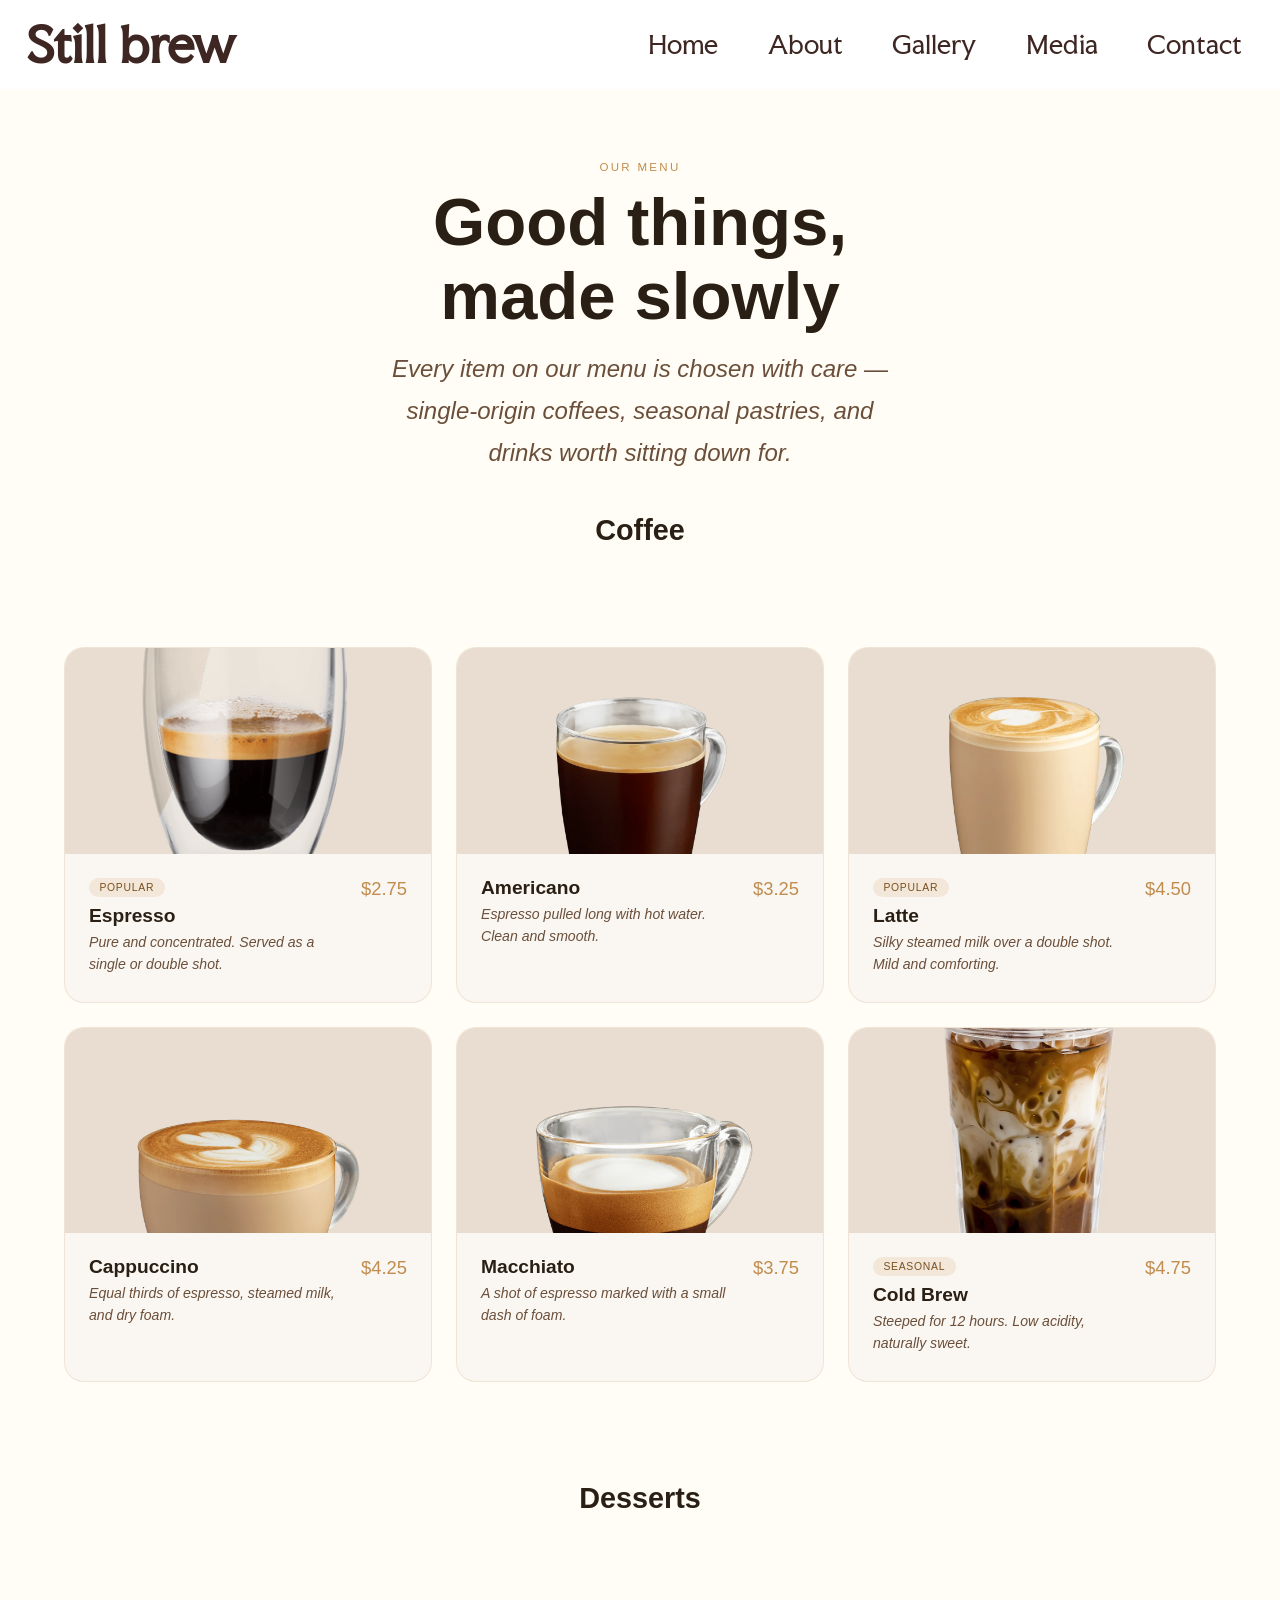
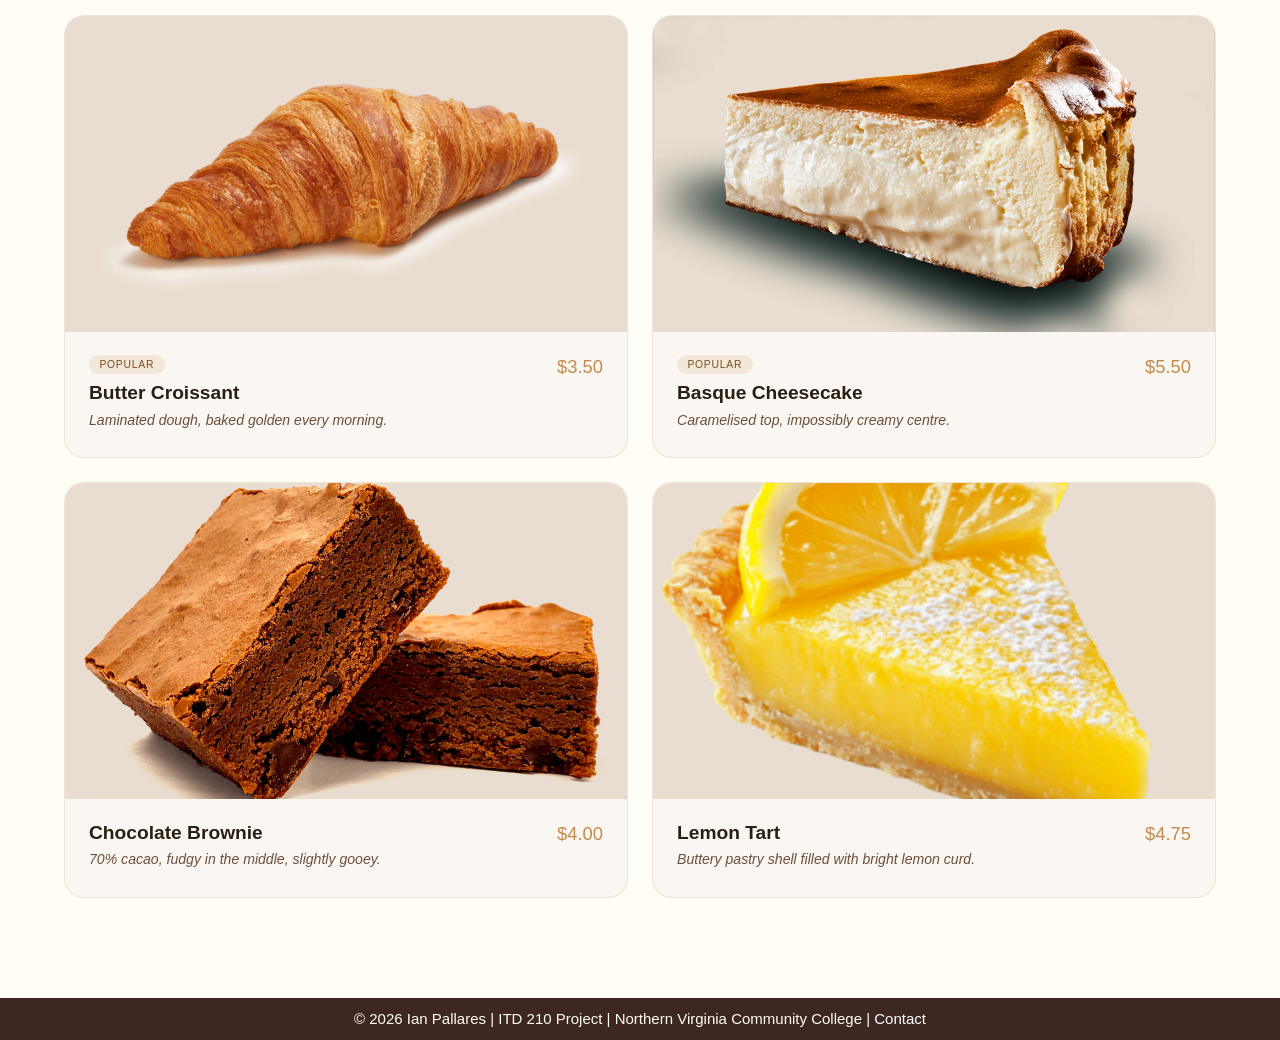
<file: Milestone_project/about.html>
<!DOCTYPE html>
<html lang="en">

<head>
    <meta charset="UTF-8">
    <meta name="viewport" content="width=device-width, initial-scale=1.0">
    <title>Document</title>
    <link rel="stylesheet" href="css/about.css">
    <link rel="preconnect" href="https://fonts.googleapis.com">
    <link rel="preconnect" href="https://fonts.gstatic.com" crossorigin>
    <link href="https://fonts.googleapis.com/css2?family=Faculty+Glyphic&display=swap" rel="stylesheet">
</head>

<body>

    <!-- NAVBAR -->
    <header>
        <div class="navbar">
            <!-- The name of the website can change on a future-->
            <span class="brand">Still brew</span>

            <button class="menu-toggle" aria-label="Menu" aria-expanded="false" aria-controls="primary-nav">
                <span></span><span></span><span></span>
            </button>

            <nav id="primary-nav" aria-label="Main navigation">
                <a href="index.html" class="nav-item">Home</a>
                <a href="about.html" class="nav-item">About</a>
                <a href="gallery.html" class="nav-item">Gallery</a>
                <a href="media.html" class="nav-item">Media</a>
                <a href="contact.html" class="nav-item">Contact</a>
            </nav>
        </div>
    </header>

    <main>

        <!-- INTRO -->
        <div class="page-intro reveal">
            <span class="eyebrow">Our Menu</span>
            <h1>Good things,<br>made slowly</h1>
            <p>Every item on our menu is chosen with care — single-origin coffees, seasonal pastries, and drinks worth
                sitting down for.</p>
        </div>

        <!-- COFFEE -->
        <h2 class="section-label reveal">Coffee</h2>

        <div class="menu-grid three-col">

            <div class="menu-card reveal">
                <div class="menu-card-img">
                    <img src="images/espresso.webp" alt="Espresso">
                </div>
                <div class="menu-card-body">
                    <div class="menu-card-body-text">
                        <span class="menu-card-badge">Popular</span>
                        <h3>Espresso</h3>
                        <p>Pure and concentrated. Served as a single or double shot.</p>
                    </div>
                    <div class="menu-card-price">$2.75</div>
                </div>
            </div>

            <div class="menu-card reveal">
                <div class="menu-card-img">
                    <img src="images/americano.webp" alt="Americano">
                </div>
                <div class="menu-card-body">
                    <div class="menu-card-body-text">
                        <h3>Americano</h3>
                        <p>Espresso pulled long with hot water. Clean and smooth.</p>
                    </div>
                    <div class="menu-card-price">$3.25</div>
                </div>
            </div>

            <div class="menu-card reveal">
                <div class="menu-card-img">
                    <img src="images/latte.webp" alt="Latte">
                </div>
                <div class="menu-card-body">
                    <div class="menu-card-body-text">
                        <span class="menu-card-badge">Popular</span>
                        <h3>Latte</h3>
                        <p>Silky steamed milk over a double shot. Mild and comforting.</p>
                    </div>
                    <div class="menu-card-price">$4.50</div>
                </div>
            </div>

            <div class="menu-card reveal">
                <div class="menu-card-img">
                    <img src="images/cappuccino.webp" alt="Cappuccino">
                </div>
                <div class="menu-card-body">
                    <div class="menu-card-body-text">
                        <h3>Cappuccino</h3>
                        <p>Equal thirds of espresso, steamed milk, and dry foam.</p>
                    </div>
                    <div class="menu-card-price">$4.25</div>
                </div>
            </div>

            <div class="menu-card reveal">
                <div class="menu-card-img">
                    <img src="images/macchiato.webp" alt="Macchiato">
                </div>
                <div class="menu-card-body">
                    <div class="menu-card-body-text">
                        <h3>Macchiato</h3>
                        <p>A shot of espresso marked with a small dash of foam.</p>
                    </div>
                    <div class="menu-card-price">$3.75</div>
                </div>
            </div>

            <div class="menu-card reveal">
                <div class="menu-card-img">
                    <img src="images/iced-coffee.png" alt="Cold Brew">
                </div>
                <div class="menu-card-body">
                    <div class="menu-card-body-text">
                        <span class="menu-card-badge">Seasonal</span>
                        <h3>Cold Brew</h3>
                        <p>Steeped for 12 hours. Low acidity, naturally sweet.</p>
                    </div>
                    <div class="menu-card-price">$4.75</div>
                </div>
            </div>

        </div>

        <!-- DESSERTS -->
        <h2 class="section-label reveal">Desserts</h2>

        <div class="menu-grid two-col">

            <div class="menu-card reveal">
                <div class="menu-card-img">
                    <img src="images/croissant.png" alt="Butter Croissant">
                </div>
                <div class="menu-card-body">
                    <div class="menu-card-body-text">
                        <span class="menu-card-badge">Popular</span>
                        <h3>Butter Croissant</h3>
                        <p>Laminated dough, baked golden every morning.</p>
                    </div>
                    <div class="menu-card-price">$3.50</div>
                </div>
            </div>

            <div class="menu-card reveal">
                <div class="menu-card-img">
                    <img src="images/cheesecake.png" alt="Basque Cheesecake">
                </div>
                <div class="menu-card-body">
                    <div class="menu-card-body-text">
                        <span class="menu-card-badge">Popular</span>
                        <h3>Basque Cheesecake</h3>
                        <p>Caramelised top, impossibly creamy centre.</p>
                    </div>
                    <div class="menu-card-price">$5.50</div>
                </div>
            </div>

            <div class="menu-card reveal">
                <div class="menu-card-img">
                    <img src="images/brownie.webp" alt="Chocolate Brownie">
                </div>
                <div class="menu-card-body">
                    <div class="menu-card-body-text">
                        <h3>Chocolate Brownie</h3>
                        <p>70% cacao, fudgy in the middle, slightly gooey.</p>
                    </div>
                    <div class="menu-card-price">$4.00</div>
                </div>
            </div>

            <div class="menu-card reveal">
                <div class="menu-card-img">
                    <img src="images/lemon-tart.png" alt="Lemon Tart">
                </div>
                <div class="menu-card-body">
                    <div class="menu-card-body-text">
                        <h3>Lemon Tart</h3>
                        <p>Buttery pastry shell filled with bright lemon curd.</p>
                    </div>
                    <div class="menu-card-price">$4.75</div>
                </div>
            </div>

        </div>

    </main>

    <footer class="footer">
        © 2026 Ian Pallares | ITD 210 Project | Northern Virginia Community College |
        <a href="mailto:ijp32337@email.vccs.edu">Contact</a>
    </footer>

    <script>
        function revealOnScroll() {
            var reveals = document.querySelectorAll(".reveal");
            for (var i = 0; i < reveals.length; i++) {
                var elementTop = reveals[i].getBoundingClientRect().top;
                if (elementTop < window.innerHeight - 80) {
                    reveals[i].classList.add("active");
                }
            }
        }
        window.addEventListener("scroll", revealOnScroll);
        revealOnScroll();

        /* Mark images loaded so placeholder hides */
        document.querySelectorAll('.menu-card-img img').forEach(function (img) {
            if (img.complete && img.naturalWidth) {
                img.classList.add('loaded');
            } else {
                img.addEventListener('load', function () {
                    img.classList.add('loaded');
                });
            }
        });
    </script>

    <script>
        const menuToggle = document.querySelector('.menu-toggle');
        const nav = document.getElementById('primary-nav');
        menuToggle.addEventListener('click', function () {
            var isOpen = nav.classList.toggle('active');
            menuToggle.setAttribute('aria-expanded', isOpen ? 'true' : 'false');
        });
    </script>

    <script src="js/script.js"></script>
</body>

</html>
</file>
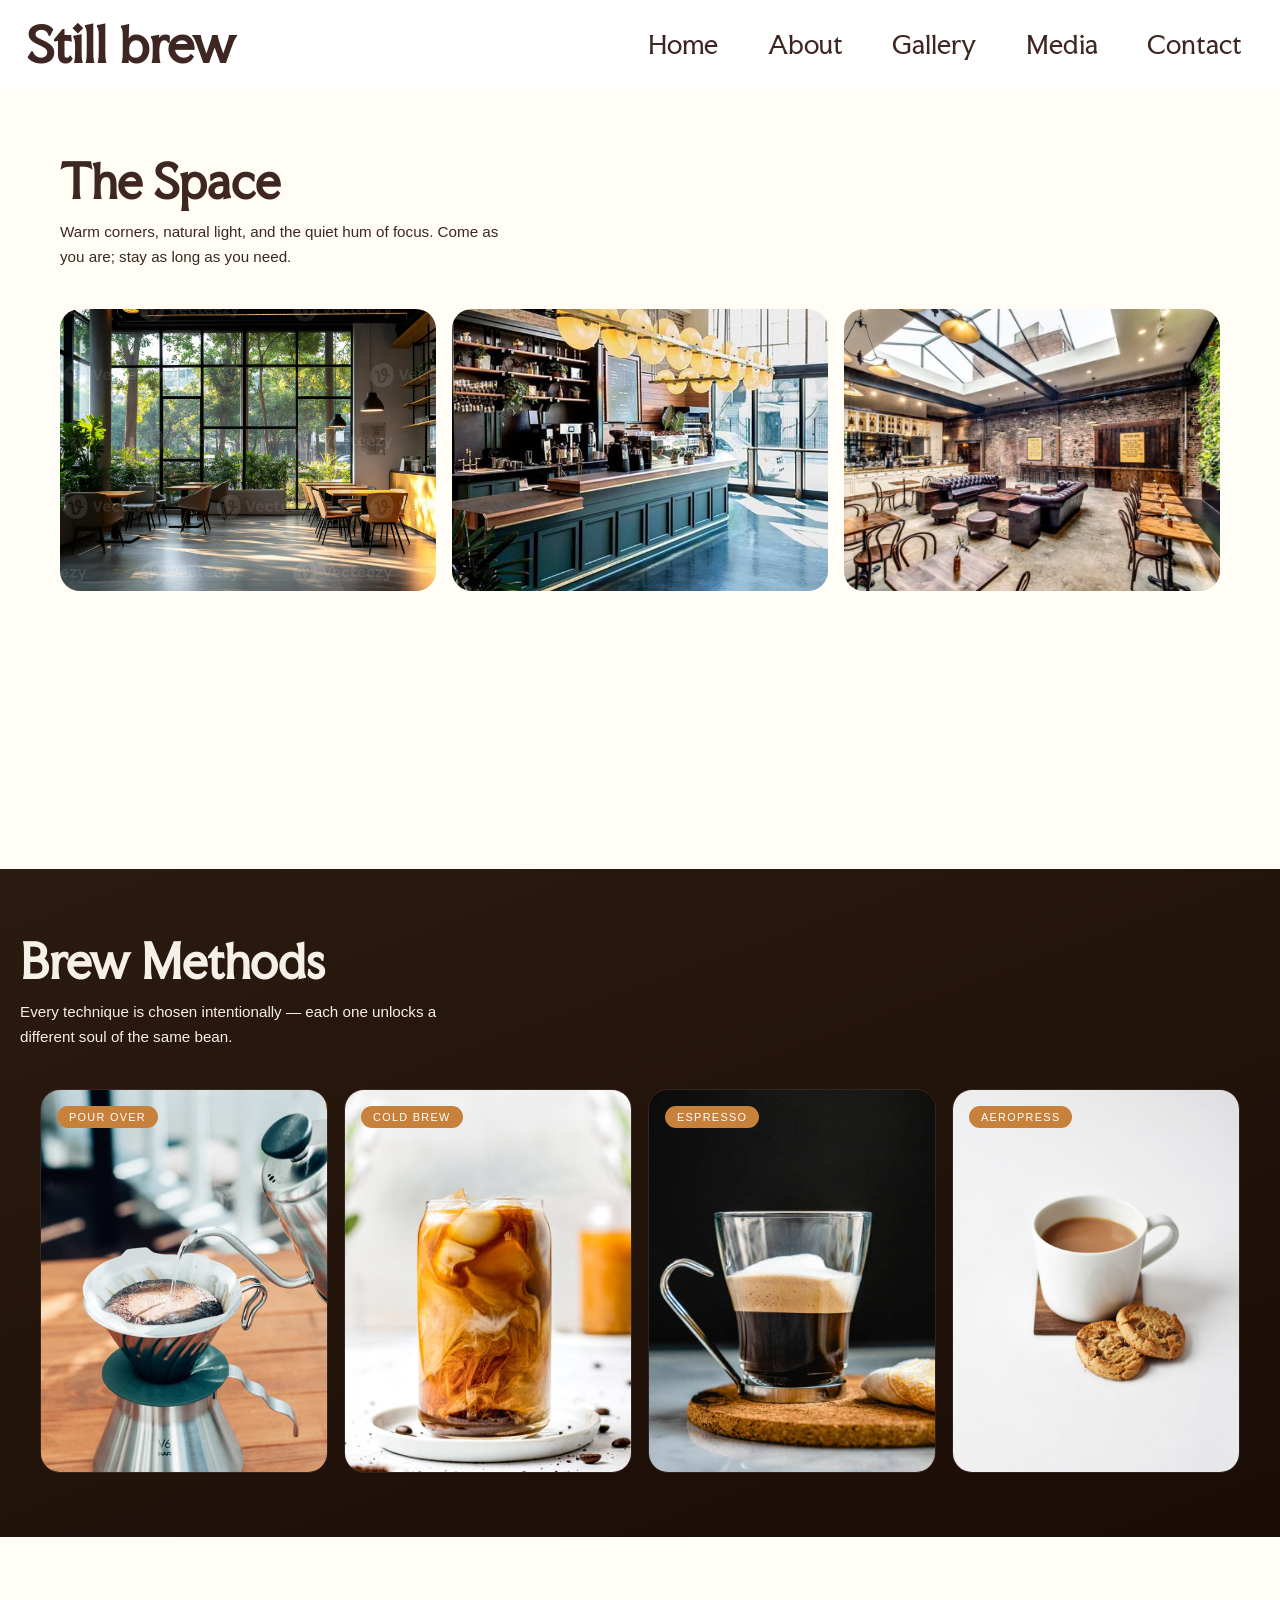
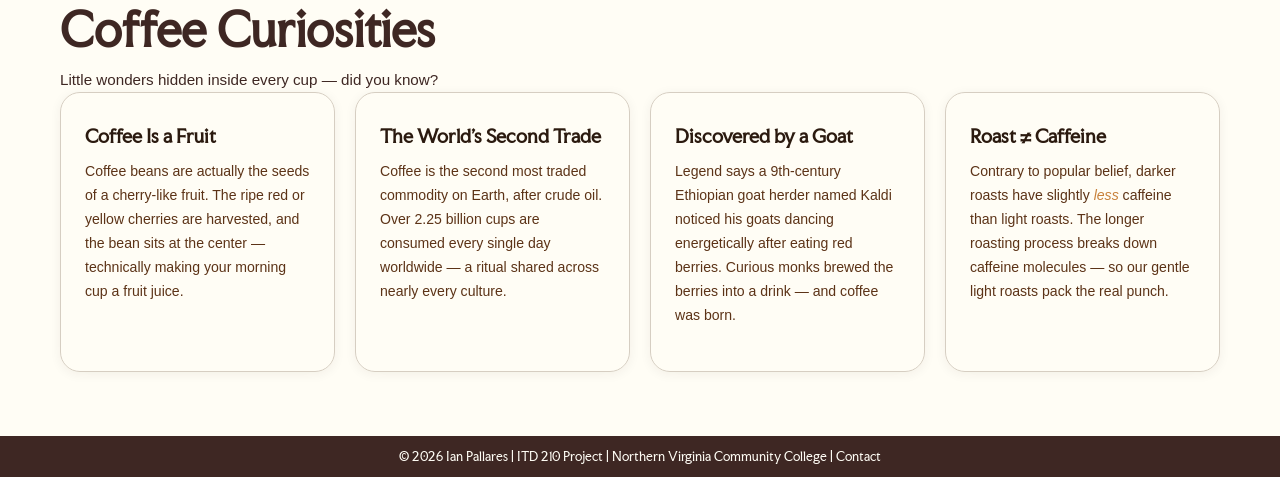
<file: Milestone_project/gallery.html>
<!DOCTYPE html>
<html lang="en">

<head>
    <meta charset="UTF-8">
    <meta name="viewport" content="width=device-width, initial-scale=1.0">
    <title>Document</title>
    <link rel="stylesheet" href="css/gallery.css">
    <link rel="preconnect" href="https://fonts.googleapis.com">
    <link rel="preconnect" href="https://fonts.gstatic.com" crossorigin>
    <link href="https://fonts.googleapis.com/css2?family=Faculty+Glyphic&display=swap" rel="stylesheet">
</head>
<!-- I like how everything looks simple on mobile devices, but i feel it looks empty on desktop-->
<body>
    <header>
        <div class="navbar">
            <span class="brand">Still brew</span>

            <button class="menu-toggle" aria-label="Menu" aria-expanded="false" aria-controls="primary-nav">
                <span></span><span></span><span></span>
            </button>

            <nav id="primary-nav" aria-label="Main navigation">
                <a href="index.html" class="nav-item">Home</a>
                <a href="about.html" class="nav-item">About</a>
                <a href="gallery.html" class="nav-item">Gallery</a>
                <a href="media.html" class="nav-item">Media</a>
                <a href="contact.html" class="nav-item">Contact</a>
            </nav>
        </div>
    </header>

    <!-- Due to time reasons i still need to add more things like entrance and loading animations -->
    
    <!-- for this webpage i tried a different organizaion i watch on tiktok-->

    <main>
        <section class="gallery-section" id="atmosphere">
            <div class="section-label">
                <h2 class="section-title">The Space</h2>
                <p class="section-desc">Warm corners, natural light, and the quiet hum of focus. Come as you are; stay
                    as long as you need.</p>
            </div>

            <div class="card-grid grid--atmosphere reveal">

                <article class="card card--tall">
                    <div class="card-img">
                        <!-- I need to generate good images with AI-->
                        <img src="images/windows.jpg" alt="cafe interior with large windows">
                    </div>
                    <div class="card-overlay">
                        <h3 class="card-name">Morning Light</h3>
                        <p class="card-detail">East-facing windows flood the room at dawn — the best seat in the house.
                        </p>
                    </div>
                </article>

                <article class="card">
                    <div class="card-img">
                        <img src="images/counter.jpg" alt="Cafe counter with coffee equipment">
                    </div>
                    <div class="card-overlay">
                        <h3 class="card-name">The Counter</h3>
                        <p class="card-detail">Handmade ceramic mugs, reclaimed oak shelves, and the gentle sound of
                            grinding beans.</p>
                    </div>
                </article>

                <article class="card">
                    <div class="card-img">
                        <img src="images/seats.jpg" alt="cafe seating area with plants">
                    </div>
                    <div class="card-overlay">
                        <h3 class="card-name">Work Nooks</h3>
                        <p class="card-detail">Power outlets at every seat, calm playlists, and zero pressure to leave.
                        </p>
                    </div>
                </article>

            </div>
        </section>

        <!-- SECTION 2 — BREW TECHNIQUES -->
        <section class="gallery-section section--dark reveal" id="brew">
            <div class="section-label">
                <h2 class="section-title">Brew Methods</h2>
                <p class="section-desc">Every technique is chosen intentionally — each one unlocks a different soul of
                    the same bean.</p>
            </div>

            <div class="card-grid grid--brew">

                <article class="card card--brew">
                    <div class="card-img">
                        <img src="images/pour-over.jpg" alt="Pour Over">
                    </div>
                    <div class="brew-badge">Pour Over</div>
                    <div class="card-overlay">
                        <h3 class="card-name">Pour Over</h3>
                        <p class="card-detail">A slow, intentional pour coaxes clarity and brightness — ideal for
                            single-origin light roasts.</p>
                        <span class="brew-tag">4 min brew · 93 °C</span>
                    </div>
                </article>

                <article class="card card--brew">
                    <div class="card-img">
                        <img src="images/Cold-brew.jpg" alt="Cold Brew">
                    </div>
                    <div class="brew-badge">Cold Brew</div>
                    <div class="card-overlay">
                        <h3 class="card-name">Cold Brew</h3>
                        <p class="card-detail">Steeped for 18 hours in cold water. Smooth, chocolatey, and naturally
                            low-acid.</p>
                        <span class="brew-tag">18 hr steep · 4 °C</span>
                    </div>
                </article>

                <article class="card card--brew">
                    <div class="card-img">
                        <img src="images/espressojpg.jpg" alt="Espresso">
                    </div>
                    <div class="brew-badge">Espresso</div>
                    <div class="card-overlay">
                        <h3 class="card-name">Espresso</h3>
                        <p class="card-detail">Nine bars of pressure, 25 seconds of extraction — the concentrated heart
                            of every craft drink.</p>
                        <span class="brew-tag">25 sec · 9 bar</span>
                    </div>
                </article>

                <article class="card card--brew">
                    <div class="card-img">
                        <img src="images/aeropress.jpg" alt="AeroPress">
                    </div>
                    <div class="brew-badge">AeroPress</div>
                    <div class="card-overlay">
                        <h3 class="card-name">AeroPress</h3>
                        <p class="card-detail">Versatile and forgiving — our baristas use it to chase bold,
                            espresso-style shots tableside.</p>
                        <span class="brew-tag">2 min · variable</span>
                    </div>
                </article>
            </div>
        </section>

        <!-- I need to enhance the cards and add more space  between each-->

        <!-- FUN FACTS -->

        <section class="gallery-section" id="facts">
                <h2 class="section-title">Coffee Curiosities</h2>
                <p class="section-desc">Little wonders hidden inside every cup — did you know?</p>
            </div>

            <div class="card-grid grid--facts reveal">

                <article class="card card--fact">
                    <h3 class="fact-title">Coffee Is a Fruit</h3>
                    <p class="fact-body">Coffee beans are actually the seeds of a cherry-like fruit. The ripe red or
                        yellow cherries are harvested, and the bean sits at the center — technically making your morning
                        cup a fruit juice.</p>
                    <div class="fact-line"></div>
                </article>

                <article class="card card--fact">
                    <h3 class="fact-title">The World's Second Trade</h3>
                    <p class="fact-body">Coffee is the second most traded commodity on Earth, after crude oil. Over 2.25
                        billion cups are consumed every single day worldwide — a ritual shared across nearly every
                        culture.</p>
                    <div class="fact-line"></div>
                </article>

                <article class="card card--fact">
                    <h3 class="fact-title">Discovered by a Goat</h3>
                    <p class="fact-body">Legend says a 9th-century Ethiopian goat herder named Kaldi noticed his goats
                        dancing energetically after eating red berries. Curious monks brewed the berries into a drink —
                        and coffee was born.</p>
                    <div class="fact-line"></div>
                </article>
                
                <!-- I have used AI for filing the text on the cards-->

                <article class="card card--fact">
                    <h3 class="fact-title">Roast ≠ Caffeine</h3>
                    <p class="fact-body">Contrary to popular belief, darker roasts have slightly <em>less</em> caffeine
                        than light roasts. The longer roasting process breaks down caffeine molecules — so our gentle
                        light roasts pack the real punch.</p>
                </article>

            </div>
        </section>

        <!-- Footer-->
        <footer class="footer">
            © 2026 Ian Pallares | ITD 210 Project | Northern Virginia Community College | <a
                href="mailto:ijp32337@email.vccs.edu" style="text-decoration: none; color: inherit;">Contact</a>
        </footer>

        <script>
        function revealOnScroll() {
            var reveals = document.querySelectorAll(".reveal");

            for (var i = 0; i < reveals.length; i++) {
                var windowHeight = window.innerHeight;
                var elementTop = reveals[i].getBoundingClientRect().top;
                var revealPoint = 100;

                if (elementTop < windowHeight - revealPoint) {
                    reveals[i].classList.add("active");
                }
            }
        }
        window.addEventListener("scroll", revealOnScroll);

        revealOnScroll();
    </script>
        <!-- Tiny JS for the mobile menu -->
        <script>
            const menuToggle = document.querySelector('.menu-toggle');
            const nav = document.getElementById('primary-nav');

            menuToggle.addEventListener('click', () => {
                const isOpen = nav.classList.toggle('active');
                // Update accessibility state
                menuToggle.setAttribute('aria-expanded', isOpen ? 'true' : 'false');
            });
        </script>
</body>

</html>
</file>
<file: Milestone_project/css/about.css>
* {
    margin: 0;
    padding: 0;
    box-sizing: border-box;
}

body {
    font-family: Arial, Helvetica, sans-serif;
    background-color: #FFFDF5;
    overflow-x: hidden;
}

/** Navbar **/
.navbar {
    display: flex;
    justify-content: space-between;
    align-items: center;
    padding: 1vw 2vw;
    color: #3E2723;
    background-color: white;
}

.brand {
    font-size: 5vw;
    font-weight: bold;
    font-family: "Faculty Glyphic", sans-serif;
}

/* Mobile nav */

/*This is the nav for mobile devices */
#primary-nav.active {
    display: flex;
    flex-direction: column;
    position: absolute;
    top: 40px;
    left: 0;
    width: 100%;
    background-color: white;
    padding: 20px;
    z-index: 4;
    border-bottom: 2px solid #3E2723;
    list-style: none;
}

#primary-nav.active a {
    display: block;
    font-size: 1.5rem;
    margin: 10px 0;
    font-family: "Faculty Glyphic", sans-serif;
    /* Change the font later */
    text-decoration: none;
    color: #3E2723;
}

nav {
    display: none;
}


.nav-item {
    padding: 10px;
}

nav a:hover {
    background-color: #869d7a;
    border-radius: 8px;
    transition: color 0.5s ease, background-color 0.30s ease
}

@keyframes loadIn {
    from {
        opacity: 0;
        transform: translateY(20px);
    }

    to {
        opacity: 1;
        transform: translateY(0);
    }
}

/* Hamburger (hidden on desktop) */
.menu-toggle {
    display: inline-block;
    background: transparent;
    border: 0;
    padding: 6px;
    cursor: pointer;
}

.menu-toggle span {
    display: block;
    width: 24px;
    height: 3px;
    background: #3E2723;
    margin: 4px 0;
    transition: 0.3s;
}

h2 {
    text-align: center;
    font-size: 10vw;
    margin-top: 15px;
    margin-bottom: 15px;
    color: #3E2723;
    font-family: Arial, Helvetica, sans-serif;
}

/* ── PAGE INTRO ── */
.page-intro {
    padding: 3.5rem 1.5rem 2rem;
    max-width: 560px;
    margin: 0 auto;
    text-align: center;
}

.page-intro .eyebrow {
    display: block;
    font-size: .72rem;
    letter-spacing: .2em;
    text-transform: uppercase;
    color: #c18c4e;
    margin-bottom: .75rem;
}

.page-intro h1 {
    font-family: Arial, Helvetica, sans-serif;
    font-size: clamp(2rem, 7vw, 4.2rem);
    line-height: 1.1;
    margin: 0 0 1rem;
    color: #2a1f14;
}

.page-intro p {
    font-family: Arial, Helvetica, sans-serif;
    font-style: italic;
    font-size: clamp(1rem, 1.5rem, 2rem);
    color: #6b4f3a;
    line-height: 1.75;
    margin: 0;
}


.section-label {
    font-family: Arial, Helvetica, sans-serif;
    font-size: clamp(1.5rem, 2rem, 2.5rem);  /* clamp seems to be helpfull, the problem rigth now is changing all my media querities to clamp, i am gonna have it in mid on future personal projects */
    color: #2a1f14;
    padding: 0 1.5rem;
    margin: 0 0 1.5rem;
}

.menu-grid {
    display: grid;
    grid-template-columns: 1fr;
    gap: 1.25rem;
    padding: 0 1.5rem;
    margin-bottom: 3.5rem;
}

.menu-card {
    background: #faf7f2;
    border-radius: 20px;
    overflow: hidden;
    border: 1px solid rgba(193, 140, 78, .18);
    transition: transform .28s ease, box-shadow .28s ease, border-color .28s ease;
    cursor: default;
}

.menu-card:hover {
    transform: translateY(-5px);
    box-shadow: 0 16px 40px rgba(42, 31, 20, .13);
    border-color: rgba(193, 140, 78, .55);
}

.menu-card-img {
    width: 100%;
    aspect-ratio: 16 / 9;
    overflow: hidden;
    background: #e8ddd0;
    position: relative;
}

.menu-card-img img {
    width: 100%;
    height: 100%;
    object-fit: cover;
    display: block;
    transition: transform .4s ease;
}

.menu-card:hover .menu-card-img img {
    transform: scale(1.04);
}

.menu-card-img .img-placeholder {
    position: absolute;
    inset: 0;
    display: flex;
    flex-direction: column;
    align-items: center;
    justify-content: center;
    gap: .4rem;
    color: rgba(107, 79, 58, .35);
}

.menu-card-img .img-placeholder span {
    font-size: 2.4rem;
}

.menu-card-img .img-placeholder small {
    font-size: .72rem;
    letter-spacing: .1em;
    text-transform: uppercase;
}

.menu-card-img img.loaded+.img-placeholder {
    display: none;
}

.menu-card-body {
    padding: 1.4rem 1.5rem 1.6rem;
    display: flex;
    align-items: flex-start;
    justify-content: space-between;
    gap: 1rem;
}

.menu-card-body-text h3 {
    font-family: Arial, Helvetica, sans-serif;
    font-size: 1.2rem;
    color: #2a1f14;
    margin: 0 0 .35rem;
}

.menu-card-body-text p {
    font-family: Arial, Helvetica, sans-serif;
    font-style: italic;
    font-size: .88rem;
    color: #6b4f3a;
    line-height: 1.55;
    margin: 0;
}

.menu-card-price {
    font-family: Arial, Helvetica, sans-serif;
    font-size: 1.15rem;
    color: #c18c4e;
    flex-shrink: 0;
    padding-top: .1rem;
}

.menu-card-badge {
    display: inline-block;
    font-size: .65rem;
    letter-spacing: .07em;
    text-transform: uppercase;
    padding: .25rem .65rem;
    border-radius: 50px;
    background: rgba(193, 140, 78, .15);
    color: #7a4f1e;
    margin-bottom: .5rem;
}

/* ── FOOTER ── */
footer {
    background: #3E2723;
    color: #FFFDF5;
    text-align: center;
    padding: 4vw;
    font-size: 12px;
    font-family: Arial, Helvetica, sans-serif;
}

footer a {
    text-decoration: none;
    color: white;
}
/* I need to sleep, this page is drivng me crazy */
/* ── REVEAL ── */
.reveal {
    opacity: 0;
    transform: translateY(24px);
    transition: opacity .5s ease, transform .5s ease;
}

.reveal.active {
    opacity: 1;
    transform: translateY(0);
}

/* ── TABLET ── */
@media (min-width: 600px) {
    .brand {
        font-size: 20px;
    }

    .menu-grid {
        grid-template-columns: 1fr 1fr;
    }

    footer {
        background-color: #3E2723;
        color: #FFFDF5;
        text-align: center;
        padding: 1vw;
        font-size: 15px;
        font-family: Arial, Helvetica, sans-serif;
    }
}

/* ── DESKTOP ── */
@media (min-width: 960px) {
    .menu-toggle {
        display: none;
    }

    .navbar {
        display: flex;
        justify-content: space-between;
        align-items: center;
        padding: 1vw 2vw;
        color: #3E2723;
        background-color: white;
    }

    .brand {
        font-size: 3rem;
        font-weight: bold;
    }

    /* Desktop nav */
    nav {
        list-style: none;
        display: flex;
    }

    nav a {
        margin-left: 2vw;
        color: #3E2723;
        text-decoration: none;
        font-family: "Faculty Glyphic", sans-serif;
        font-size: 25px;
        transition: color 0.25s ease;
    }

    .nav-item {
        padding: 12px;
    }

    .hero-title {
        font-size: 70px;
    }

    nav a:hover {
        background-color: #869d7a;
        border-radius: 8px;
        transition: color 0.5s ease, background-color 0.30s ease
    }

    .page-intro {
        padding: 4.5rem 4rem 2.5rem;
        max-width: 660px;
    }

    .divider {
        margin: 0 4rem 4rem;
    }

    .section-label {
        padding: 0 4rem;
        font-size: 1.8rem;
        margin-bottom: 2rem;
    }

    .menu-grid {
        padding: 0 4rem;
        gap: 1.5rem;
        max-width: 2000px;
        margin: 0 auto;
    }

    .menu-grid.three-col {
        grid-template-columns: repeat(3, 1fr);
        margin-top: 100px;
        margin-bottom: 100px;
    }

    .menu-grid.two-col {
        grid-template-columns: 1fr 1fr;
        margin-bottom: 100px;
        margin-top: 100px;
    }
}

@media (prefers-reduced-motion: reduce) {

    *,
    *::before,
    *::after {
        animation-duration: 0.01ms !important;
        animation-iteration-count: 1 !important;
        transition-duration: 0.01ms !important;
        scroll-behavior: auto !important;
    }

    .reveal {
        opacity: 1 !important;
        transform: none !important;
        transition: none !important;
    }
}
</file>
<file: Milestone_project/css/gallery.css>
* {
    margin: 0;
    padding: 0;
    box-sizing: border-box;
}

body {
    font-family: Arial, Helvetica, sans-serif;
    background-color: #FFFDF5;
    overflow-x: hidden;
}

/** Navbar **/
.navbar {
    display: flex;
    justify-content: space-between;
    align-items: center;
    padding: 1vw 2vw;
    color: #3E2723;
    background-color: white;
}

.brand {
    font-size: 5vw;
    font-weight: bold;
    font-family: "Faculty Glyphic", sans-serif;
}

/* Mobile nav */

/*This is the nav for mobile devices */
#primary-nav.active {
    display: flex;
    flex-direction: column;
    position: absolute;
    top: 40px;
    left: 0;
    width: 100%;
    background-color: white;
    padding: 20px;
    z-index: 4;
    border-bottom: 2px solid #3E2723;
    list-style: none;
}

#primary-nav.active a {
    display: block;
    font-size: 1.5rem;
    margin: 10px 0;
    font-family: "Faculty Glyphic", sans-serif;
    /* Change the font later */
    text-decoration: none;
    color: #3E2723;
}

nav {
    display: none;
}


.nav-item {
    padding: 10px;
}

nav a:hover {
    background-color: #869d7a;
    border-radius: 8px;
    transition: color 0.5s ease, background-color 0.30s ease
}

@keyframes loadIn {
    from { opacity: 0; transform: translateY(20px); }
    to { opacity: 1; transform: translateY(0); }
}

/* Hamburger (hidden on desktop) */
.menu-toggle {
    display: inline-block;
    background: transparent;
    border: 0;
    padding: 6px;
    cursor: pointer;
}

.menu-toggle span {
    display: block;
    width: 24px;
    height: 3px;
    background: #3E2723;
    margin: 4px 0;
    transition: 0.3s;
}

/** reveal for animations on scroll **/
.reveal {
    opacity: 0;
    transform: translateY(100px);
    transition: all 0.8s ease-out;
}

.reveal.active {
    opacity: 1;
    transform: translateY(0);
}

.gallery-section {
    padding: 4rem 1.25rem;
    max-width: 1200px;
    margin: 0 auto;
}

.section--dark {
    max-width: 100%;
    background:
        linear-gradient(160deg, #2b1a0f 0%, #1a0d07 100%);
    padding: 4rem 1.25rem;
}

.section-title, .section-desc {
    animation: loadIn 0.8s ease-out forwards;
}

.section--dark .section-label,
.section--dark .section-title,
.section--dark .section-desc {
    color: #f5f0e8;
}

.section--dark {
    color: #c8813a;
}

.section-label {
    margin-bottom: 2.5rem;
}

.section-title {
    font-family: "Faculty Glyphic", sans-serif;
    font-size: clamp(1.8rem, 5vw, 2.8rem);
    font-weight: 700;
    color: #3E2723;
    margin-bottom: .5rem;
}

.section-desc {
    font-size: .95rem;
    font-weight: 300;
    color: #3E2723;
    max-width: 52ch;
    line-height: 1.65;
}


.card {
    position: relative;
    border-radius: 1.25rem;
    overflow: hidden;
    cursor: pointer;
    transition: transform 0.42s;
}

.card:hover {
    transform: translateY(-6px) scale(1.01);
    box-shadow: 0 24px 56px rgba(43, 26, 15, .22);
}

.card img {
    width: 100%;
    height: 100%;
    min-height: 260px;
    background-size: cover;
    background-position: center;
    transition: transform 0.42s;
    object-fit: cover;
}

.card:hover .card-img {
    transform: scale(1.06);
}

.card-overlay {
    position: absolute;
    inset: 0;
    display: flex;
    flex-direction: column;
    justify-content: flex-end;
    padding: 1.5rem;
    background: linear-gradient(to top,
            rgba(27, 13, 5, .88) 0%,
            rgba(27, 13, 5, .35) 55%,
            transparent 100%);
    opacity: 0;
    transform: translateY(8px);
    transition: opacity 0.42s, transform 0.42s;
}

.card:hover .card-overlay {
    opacity: 1;
    transform: translateY(0);
}

.card-name {
    font-family: "Faculty Glyphic", sans-serif;
    font-size: 1.25rem;
    font-weight: 700;
    color: #fff;
    margin-bottom: .35rem;
}

.card-detail {
    font-size: .82rem;
    font-weight: 300;
    color: rgba(255, 255, 255, .82);
    line-height: 1.55;
}

/*ATMOSPHERE */
.grid--atmosphere {
    display: grid;
    gap: 1rem;
    grid-template-columns: 1fr;
    /* mobile: 1 col */
}

.card--tall {
    aspect-ratio: 4/5;
}

.card--wide {
    aspect-ratio: 16/7;
}

.card {
    aspect-ratio: 4/3;
}

.card--tall .card-img,
.card--wide .card-img,
.card .card-img {
    min-height: unset;
    height: 100%;
}

/* tablet */
@media (min-width: 640px) {
    .brand {
        font-size: 20px;
    }
    
    /* Data section */

    /* Footer */
    footer {
        background-color: #3E2723;
        color: #FFFDF5;
        text-align: center;
        padding: 1vw;
        font-size: 15px;
    font-family: "Faculty Glyphic", sans-serif;
    }

    .grid--atmosphere {
        grid-template-columns: repeat(2, 1fr);
    }

    .card--tall {
        grid-row: span 2;
    }

    .card--wide {
        grid-column: span 2;
    }
}

/* desktop */
@media (min-width: 900px) {
    .menu-toggle {
    display: none;
}

    .navbar {
        display: flex;
        justify-content: space-between;
        align-items: center;
        padding: 1vw 2vw;
        color: #3E2723;
        background-color: white;
    }
    .brand {
        font-size: 3rem;
        font-weight: bold;
    }

    /* Desktop nav */
    nav {
        list-style: none;
        display: flex;
    }

    nav a {
        margin-left: 2vw;
        color: #3E2723;
        text-decoration: none;
        font-family: "Faculty Glyphic", sans-serif;
        font-size: 25px;
        transition: color 0.25s ease;
    }

    .nav-item {
        padding: 12px;
    }

    .hero-title {
        font-size: 70px;
    }

    nav a:hover {
        background-color: #869d7a;
        border-radius: 8px;
        transition: color 0.5s ease, background-color 0.30s ease
    }
    .grid--atmosphere {
        grid-template-columns: repeat(3, 1fr);
        grid-template-rows: 280px 200px;
    }

    .card--tall {
        grid-column: 1;
        grid-row: span 2;
    }

    .card--wide {
        grid-column: 2 / 4;
        grid-row: 2;
    }
}

/* GRID 2 — BREW METHODS */
.grid--brew {
    display: grid;
    gap: 1rem;
    grid-template-columns: 1fr;
    max-width: 1200px;
    margin: 0 auto;
}

@media (min-width: 600px) {
    .grid--brew {
        grid-template-columns: repeat(2, 1fr);
    }
}

@media (min-width: 900px) {
    .grid--brew {
        grid-template-columns: repeat(4, 1fr);
    }
}

.card--brew {
    aspect-ratio: 3/4;
    border: 1px solid rgba(255, 255, 255, .08);
}

.card--brew .card-img {
    height: 100%;
    min-height: unset;
}

/* badge */
.brew-badge {
    position: absolute;
    top: 1rem;
    left: 1rem;
    background: #c8813a;
    color: #fff;
    font-size: .68rem;
    font-weight: 500;
    letter-spacing: .12em;
    text-transform: uppercase;
    padding: .3rem .75rem;
    border-radius: 2rem;
    z-index: 2;
    transition: background 0.42s cubic-bezier(0.22, 0.61, 0.36, 1);
}

.card--brew:hover .brew-badge {
    background: #869d7a;
}

.brew-tag {
    display: inline-block;
    margin-top: .6rem;
    font-size: .72rem;
    font-weight: 500;
    letter-spacing: .08em;
    color: #c8813a;
    text-transform: uppercase;
}

/* GRID 3 — FUN FACTS */
.grid--facts {
    display: grid;
    gap: 1.25rem;
    grid-template-columns: 1fr;
}

@media (min-width: 600px) {
    .grid--facts {
        grid-template-columns: repeat(2, 1fr);
    }
}

@media (min-width: 900px) {
    .grid--facts {
        grid-template-columns: repeat(4, 1fr);
    }
}

.card--fact {
    background: var(--parchment);
    border: 1px solid #d6cec2;
    padding: 2rem 1.5rem;
    display: flex;
    flex-direction: column;
    gap: .75rem;
    aspect-ratio: unset;
    /* override base hover */
    box-shadow: 0 2px 12px rgba(43, 26, 15, .06);
}

.card--fact:hover {
    transform: translateY(-6px);
    box-shadow: 0 18px 42px rgba(43, 26, 15, .14);
    background: #fff;
}

.fact-title {
    font-family: "Faculty Glyphic", sans-serif;
    font-size: 1.1rem;
    font-weight: 700;
    color: #2b1a0f;
}

.fact-body {
    font-size: .88rem;
    font-weight: 300;
    color: #5c3317;
    line-height: 1.7;
    flex: 1;
}

.fact-body em {
    font-style: italic;
    color: #c8813a;
    font-weight: 500;
}

.card--fact:hover {
    width: 100%;
}

/* FOOTER */
footer {
    background: #3E2723;
    color: #FFFDF5;
    text-align: center;
    padding: 1vw;
    font-size: 12px;
    font-family: "Faculty Glyphic", sans-serif;
}

footer a {
    text-decoration: none;
    color: white;
}

@media (prefers-reduced-motion: reduce) {
    *, *::before, *::after {
        animation-duration: 0.01ms !important;
        animation-iteration-count: 1 !important;
        transition-duration: 0.01ms !important;
        scroll-behavior: auto !important;
    }
    
    /* Make reveal elements visible immediately for accessibility */
    .reveal {
        opacity: 1 !important;
        transform: none !important;
        transition: none !important;
    }
}
</file>
